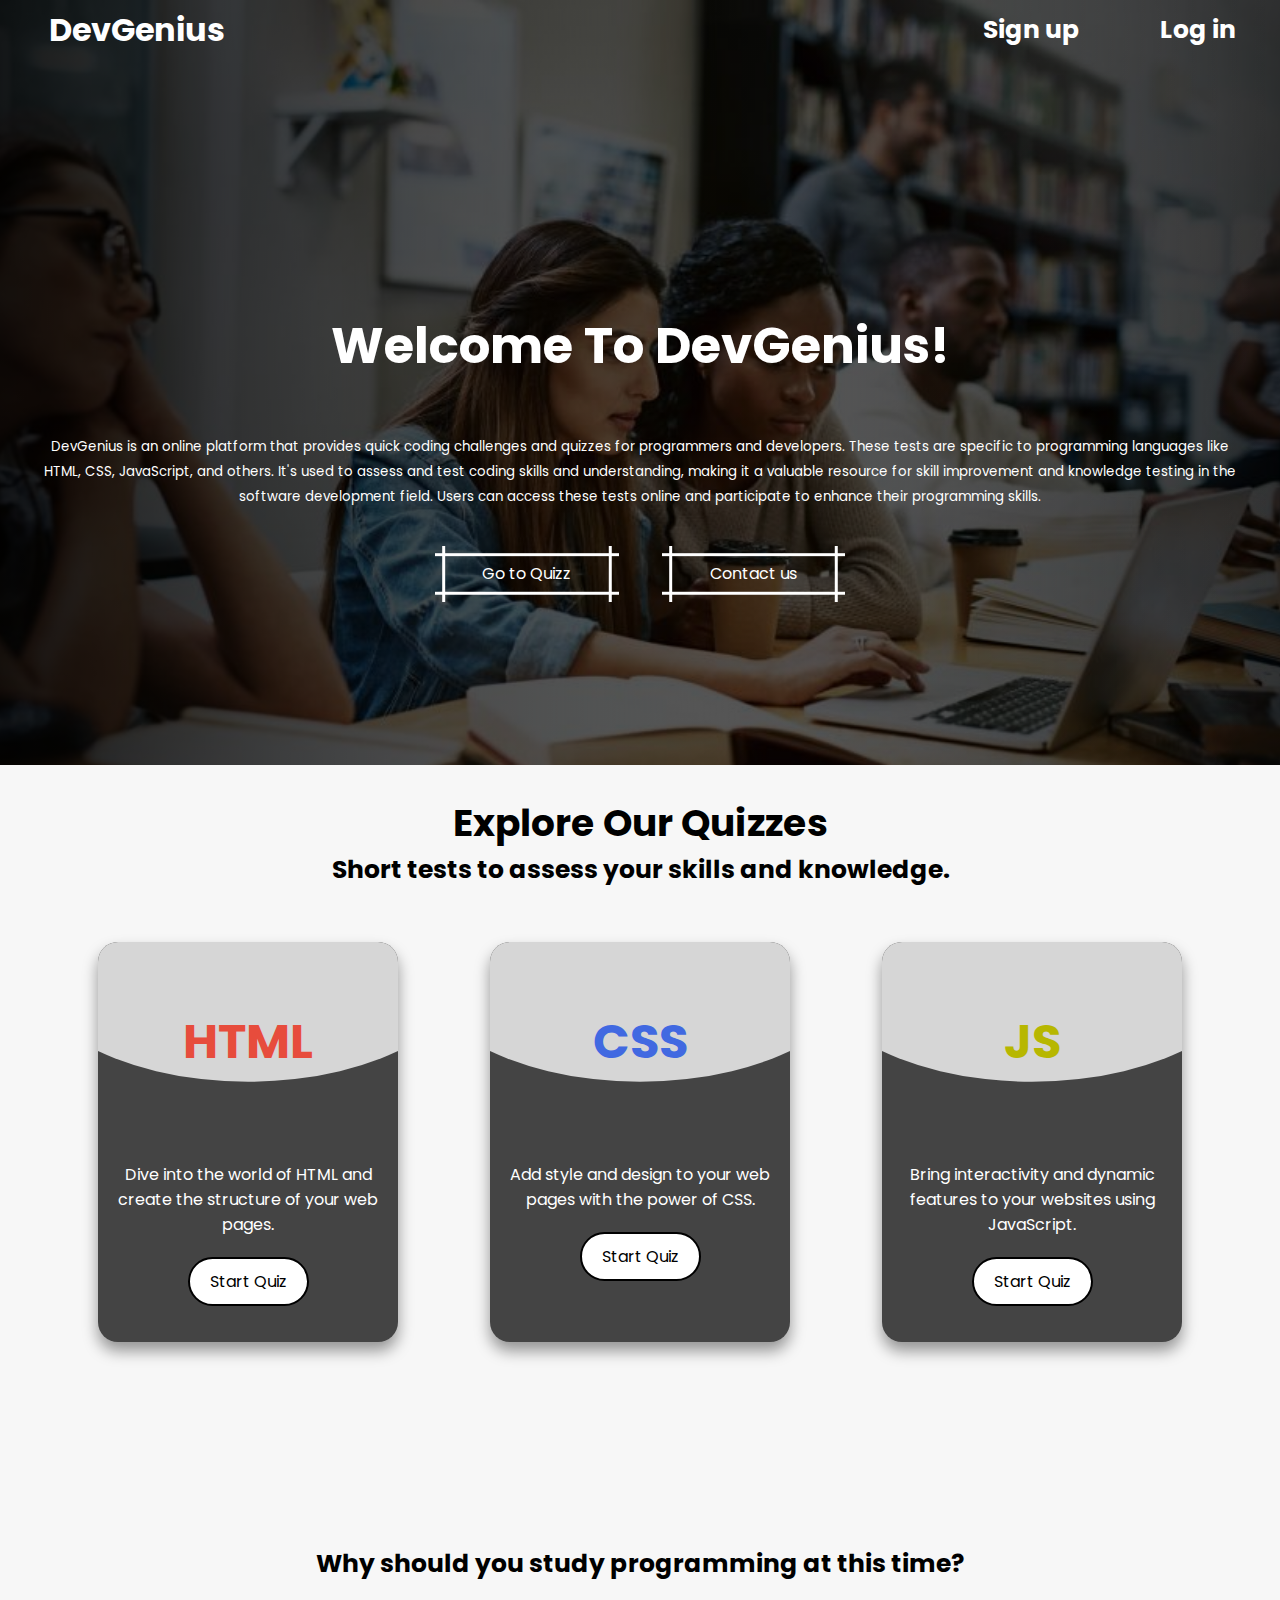
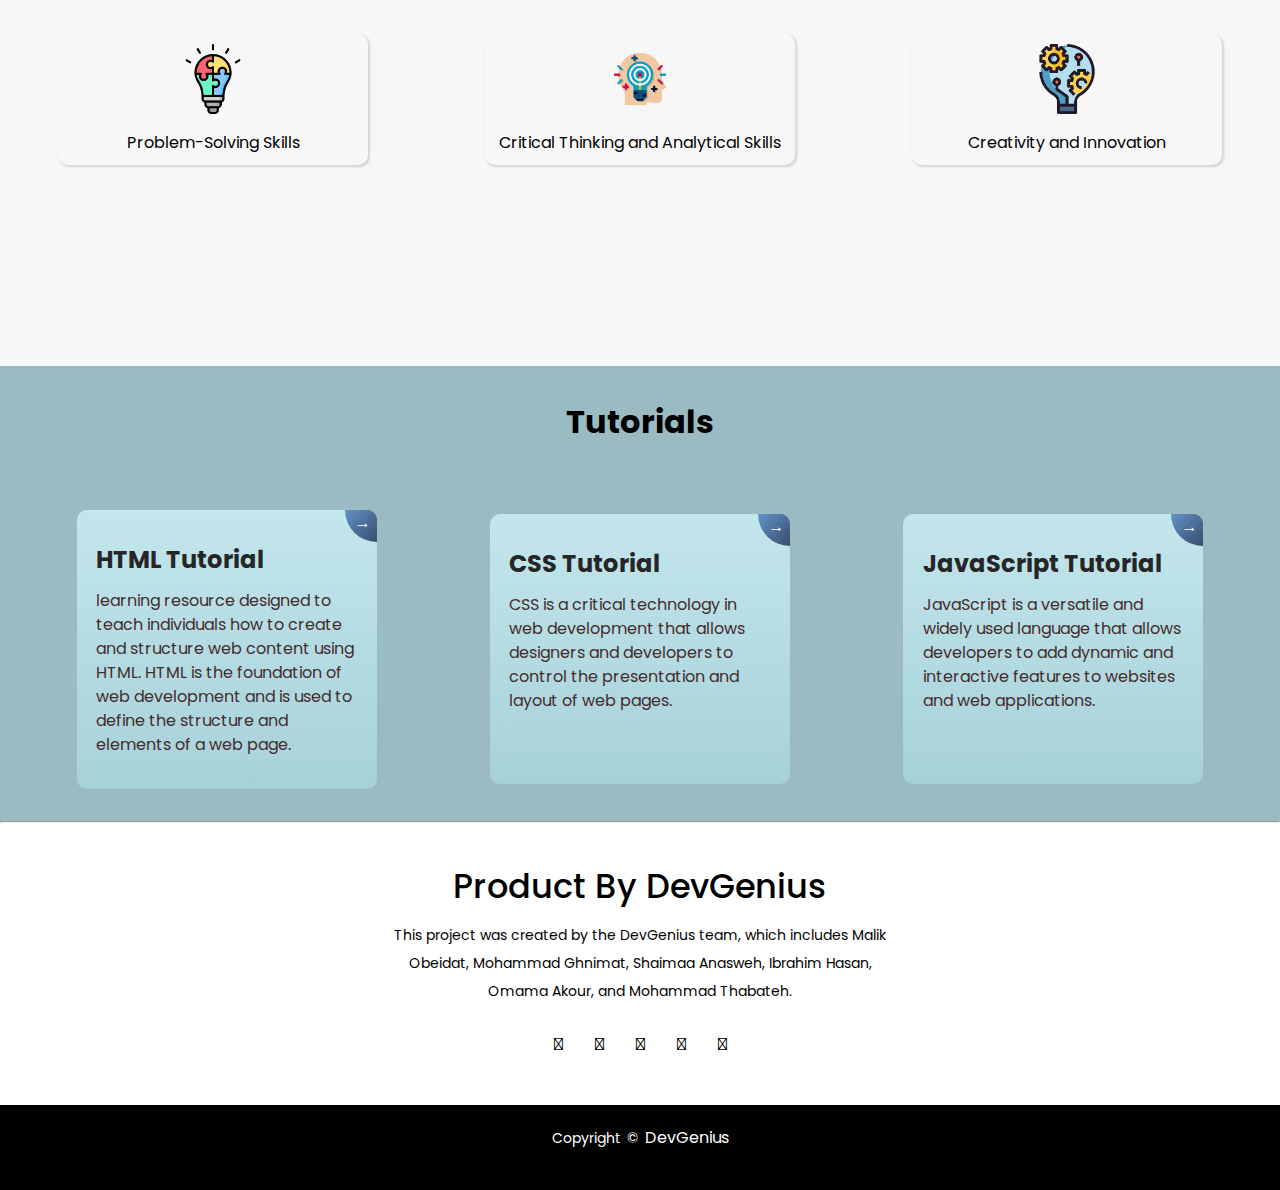
<file: Quizz-Website/homepage.html>
<!DOCTYPE html>
<html lang="en">

<head>
  <meta charset="UTF-8" />
  <!-- <link rel="stylesheet" href="index.css" /> -->
  <link href="https://use.fontawesome.com/releases/v5.0.13/css/all.css" rel="stylesheet" />
  <link rel="stylesheet" href="https://cdnjs.cloudflare.com/ajax/libs/font-awesome/6.4.2/css/all.min.css"
    integrity="sha512-z3gLpd7yknf1YoNbCzqRKc4qyor8gaKU1qmn+CShxbuBusANI9QpRohGBreCFkKxLhei6S9CQXFEbbKuqLg0DA=="
    crossorigin="anonymous" referrerpolicy="no-referrer" />
  <link href="https://fonts.googleapis.com/css2?family=Poppins:wght@200;300&display=swap" rel="stylesheet">
  <link rel="stylesheet" href="./CSS/button89.css">
  <link rel="stylesheet" href="./CSS/navAndFooter.css">
  <meta name="viewport" content="width=device-width, initial-scale=1.0" />
  <link rel="stylesheet" href="style.css">
  <title>DevGenius</title>

  

</head>

<body>
  <header>
    <div class="navbar">
      <div class="logo">
        <a href="#">DevGenius</a>
      </div>
      <div class="links" id="links">
        <a class="right-link" href="./signup/signUp.html">Sign up</a>
        <a class="right-link" href="./login/login.html">Log in</a>
      </div>
      <div class="logout-button" id="logout-button">
        <a class="right-link" href="#" onclick="logout()">Log Out</a>
      </div>
  </header>

  <div class="container scale-up-center">
    <div class="imgBackgorund">
      <div class="text">
        <div id="welcome-message"></div>
      </div>
      <div style="color: white; text-align: center; padding: 3%;"><small> DevGenius is
          an online platform
          that provides quick coding challenges and quizzes for programmers and developers.
          These tests are specific to programming languages like HTML, CSS, JavaScript, and others.
          It's used to assess and test coding skills and understanding, making it a valuable resource for skill
          improvement and knowledge
          testing in the software development field. Users can access these
          tests online and participate to enhance their programming skills.
        </small></div>

      <div class="buttons scale-up-top">
        <button id="button-89" class="">
          <a href="#explore"><span>Go to Quizz</span></a>
        </button>
        <button id="button-89">
          <a href="#footercontact"><span>Contact us</span></a>
        </button>
      </div>
    </div>
  </div>

  <div class="beforeCards first">
    <h2 class="section-heading" id="explore">Explore Our Quizzes</h2>
    <p>Short tests to assess your skills and knowledge.</p>
  </div>
  
  <div class="cardsContainer">
    <div class="card">
      <div class="circle">
        <h2 class="html-quiz">HTML</h2>
      </div>
      <div class="content">
        <p>
          Dive into the world of HTML and create the structure of your web pages.
        </p>
        <a href="./preExam/preExam.html" onclick="startQuiz('HTML')"> Start Quiz</a>
      </div>
    </div>
    <div class="card">
      <div class="circle">
        <h2 class="css-quiz">CSS</h2>
      </div>
      <div class="content">
        <p>
          Add style and design to your web pages with the power of CSS.
        </p>
        <a href="./preExam/preExam.html" onclick="startQuiz('CSS')"> Start Quiz</a>
      </div>
    </div>
    <div class="card">
      <div class="circle">
        <h2 class="js-quiz">JS</h2>
      </div>
      <div class="content">
        <p>
          Bring interactivity and dynamic features to your websites using JavaScript.
        </p>
        <a href="./preExam/preExam.html" onclick="startQuiz('JavaScript')"> Start Quiz</a>
      </div>
    </div>
  </div>
  <div class="second-container">
    <p class="second-h"> Why should you study programming at this time?</p>
    <div class="numbers">
      <div>
        <h2><img src="images/problem solving.png" width="70" alt=""></h2><span>Problem-Solving Skills</span>
      </div>
      <div>
        <h2><img src="images/critical.png" width="70" alt=""></h2><span>Critical Thinking and Analytical Skills</span>
      </div>
      <div>
        <h2><img src="images/creativity.png" width="70" alt=""></h2><span>Creativity and Innovation</span>
      </div>

      

    </div>
  </div>
  <h1 class="tutorial">Tutorials</h1>
  <div class="resourses">
    <a href="./youtubeHtml/index.html">
      <div class="Kart">
        <p class="Kart-title">HTML Tutorial</p>
        <p class="small-desc">
          learning resource designed to teach individuals how to create and structure web content using HTML.
          HTML is the
          foundation of web development and is used to define the structure and elements of a web page.
        </p>
        <div class="go-corner">
          <div class="go-arrow">→</div>
        </div>
      </div>
    </a>
    <a href="./youtubeCss/index.html">
      <div class="Kart">
        <p class="Kart-title">CSS Tutorial</p>
        <p class="small-desc">
          CSS is a critical technology in web development that allows
          designers and developers to control the presentation and layout of web pages.
        </p>
        <div class="go-corner">
          <div class="go-arrow">→</div>
        </div>
      </div>
    </a>
    <a href="./youtubeJs/index.html">
      <div class="Kart">
        <p class="Kart-title">JavaScript Tutorial</p>
        <p class="small-desc">
          JavaScript is a versatile and widely used language that
          allows developers to add dynamic and interactive features to websites and web applications.
        </p>
        <div class="go-corner">
          <div class="go-arrow">→</div>
        </div>
      </div>
    </a>
  </div>
  <hr>
  <footer>
    <div class="footer-content">
        <h3 id="footercontact">Product by  DevGenius</h3>
        <p>This project was created by the DevGenius team, which includes Malik Obeidat, Mohammad Ghnimat, Shaimaa Anasweh, Ibrahim Hasan, Omama Akour, and Mohammad Thabateh.</p>

        <ul class="socials">
            <li><a href="#"><i class="fa-brands fa-facebook" style="color: black;"></i></a></li>
            <li><a href="#"><i class="fa-brands fa-twitter" style="color: black;"></i></a></li>
            <li><a href="#"><i class="fa-brands fa-google" style="color: black;"></i></a></li>
            <li><a href="#"><i class="fa-brands fa-youtube" style="color: black;"></i></a></li>
            <li><a href="#"><i class="fa-brands fa-linkedin" style="color: black;"></i></a></li>
        </ul>
    </div>
    <div class="footer-bottom">
        <p style="color: white;">copyright &copy; <a href="#" style="color: white;">DevGenius</a></p>
    </div>

</footer>

  <script src="main.js"></script>

</body>

</html>
</file>
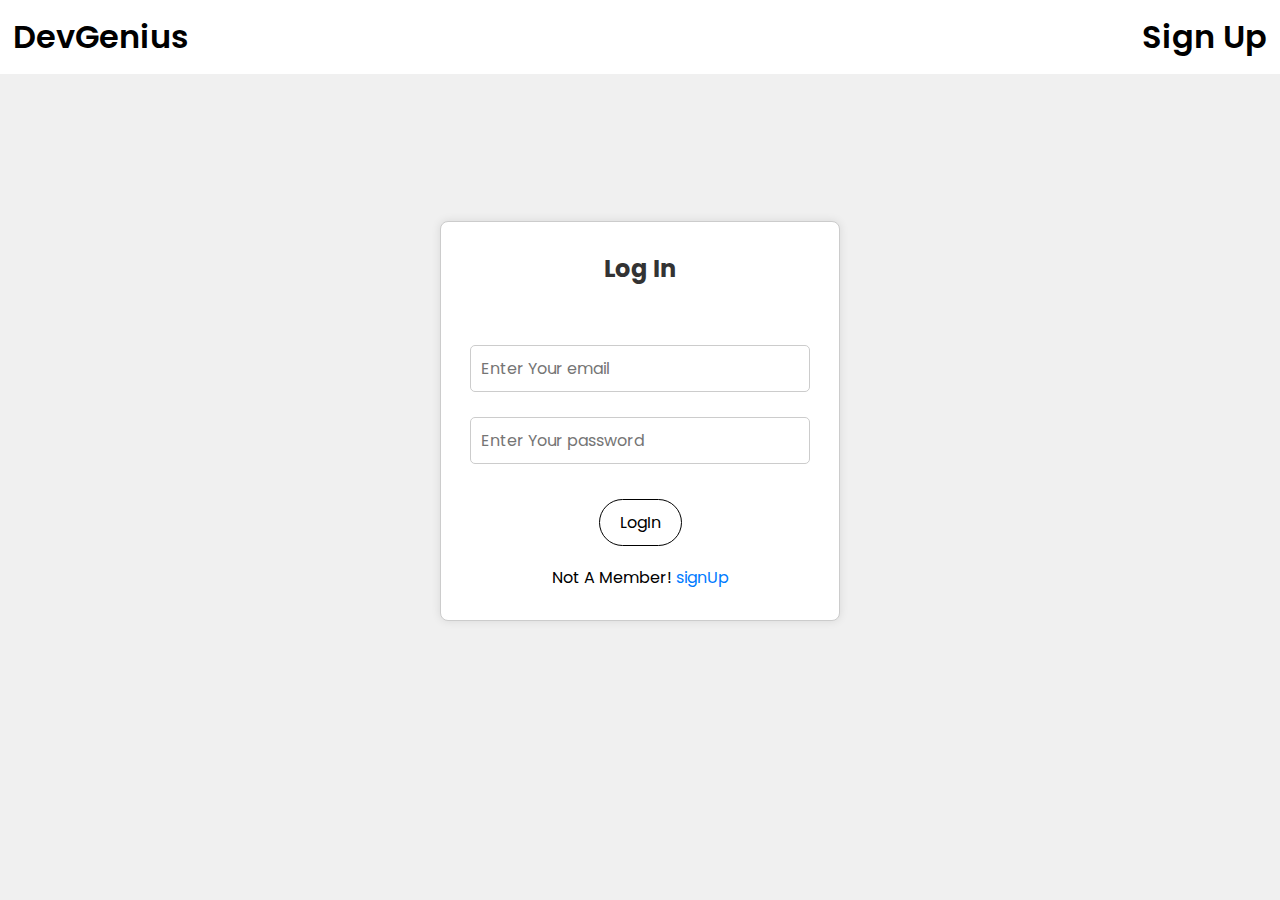
<file: Quizz-Website/login/login.html>
<!DOCTYPE html>
<html lang="en">
<head>
    <meta charset="UTF-8">
    <meta name="viewport" content="width=device-width, initial-scale=1.0">
    <title>Login</title>
    <link href="https://fonts.googleapis.com/css2?family=Poppins:wght@200;300&display=swap" rel="stylesheet">
    <link rel="stylesheet" href="https://cdnjs.cloudflare.com/ajax/libs/font-awesome/6.4.2/css/all.min.css" integrity="sha512-z3gLpd7yknf1YoNbCzqRKc4qyor8gaKU1qmn+CShxbuBusANI9QpRohGBreCFkKxLhei6S9CQXFEbbKuqLg0DA==" crossorigin="anonymous" referrerpolicy="no-referrer" />
    <link rel="stylesheet" href="../CSS/navAndFooter.css">
    <link rel="stylesheet" href="style.css">

 
</head>
<body>
    <div class="navbar">
        <div class="logo">
            <a href="../homepage.html">DevGenius</a>
        </div>
        <div class="logo" >
          <a href="../signup/signUp.html">Sign Up</a>
        </div>
    </div>
    <div class="content-body">
        <div class="login-form">
            <div id="login-container">
                <h1>Log In</h1>
                <form>
                    <div class="input-container">
                        <input type="text" placeholder="Enter Your email" id="email">
                    </div>
                    <div class="input-container">
                        <input type="password" placeholder="Enter Your password" id="password1">
                    </div>
                    <div class="errormessage" ><small id="errormessage"></small></div>
                    <button id="login-button">LogIn</button>
                </form>
                <div>
                    <p> Not A Member! <a href="../signup/signUp.html" class="signup-link">signUp</a></p>
                </div>
            </div>
        </div>
    </div>

    <script src="main.js"></script>

</body>
</html>
</file>
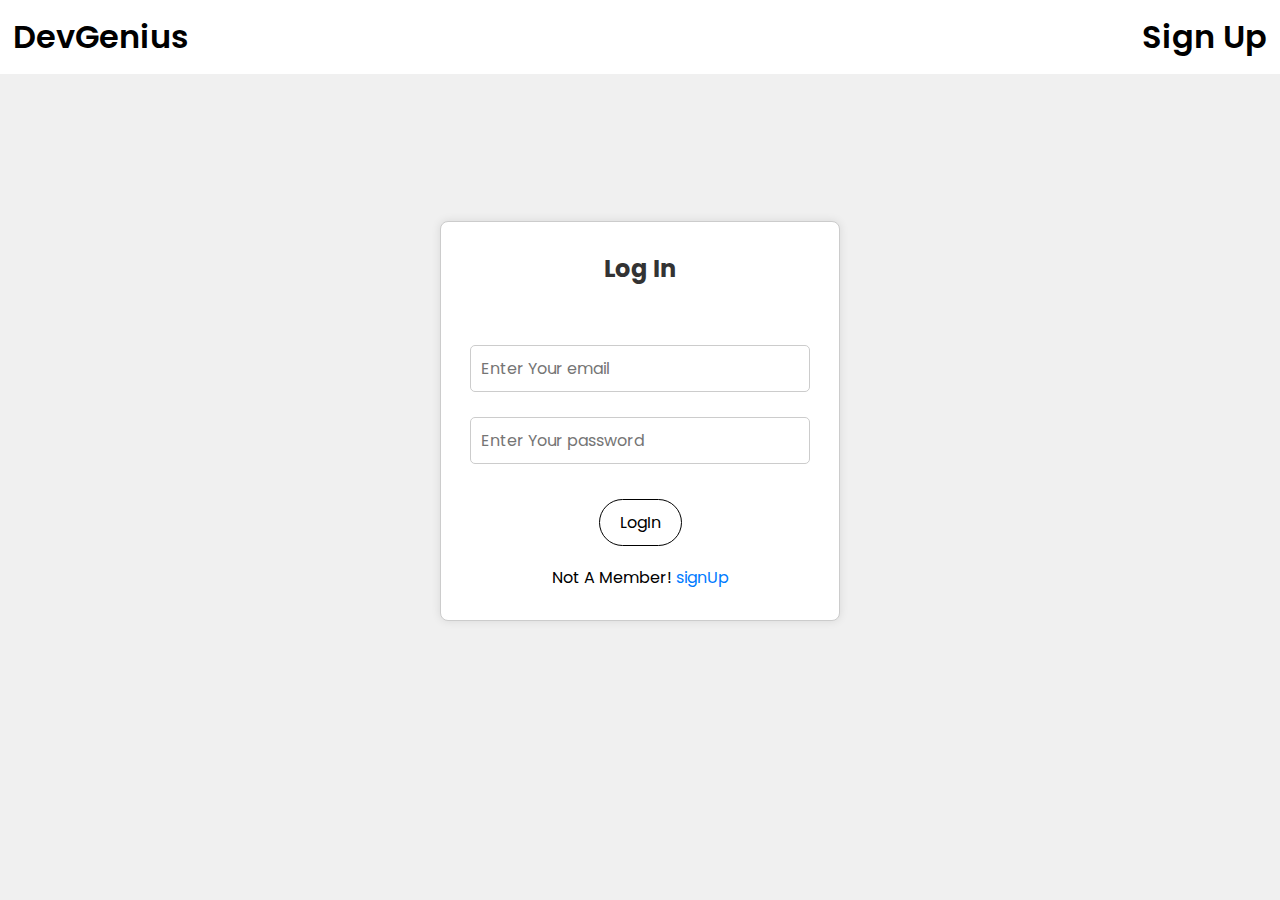
<file: Quizz-Website/preExam/preExam.html>
<!DOCTYPE html>
<html lang="en">
<head>
    <meta charset="UTF-8">
    <meta name="viewport" content="width=device-width, initial-scale=1.0">
    <title>Quizz information</title>
    <link href="https://fonts.googleapis.com/css2?family=Poppins:wght@200;300&display=swap" rel="stylesheet">
    <link rel="stylesheet" href="https://cdnjs.cloudflare.com/ajax/libs/font-awesome/6.4.2/css/all.min.css" integrity="sha512-z3gLpd7yknf1YoNbCzqRKc4qyor8gaKU1qmn+CShxbuBusANI9QpRohGBreCFkKxLhei6S9CQXFEbbKuqLg0DA==" crossorigin="anonymous" referrerpolicy="no-referrer" />
    <link rel="stylesheet" href="../CSS/navAndFooter.css">
    <link rel="stylesheet" href="style.css">
    <link rel="stylesheet" href="../CSS/footer.css">
  
</head>
<body>
    <a href="../quizz/quizz.html"></a>
    <div class="navbar">
        <div class="logo">
            <a href="../homepage.html">DevGenius</a>
        </div>
        <div class="logout-button" id="logout-button">
            <a class="right-link" href="#" onclick="logout()">Log Out</a>
          </div>
    </div>
    <div class="content-body">
        <div class="container">
            <h1 id="quizName">Loading...</h1>
            <p>
                <strong>Quiz Details</strong><br />
                Time: 30s per Question<br />
                Number Of Questions: 5 questions<br />
                One-Way Quiz<br />
                You need to score 60 or more to pass the quiz.<br />
                Click the "Start Quiz" button to begin.
            </p>
            <button id="startButton">Start Quiz</button>
        </div>
    </div>

    <footer>
        <div class="footer-content">
            <h3>Product by  DevGenius</h3>
            <p>This project was created by the DevGenius team, which includes Malik Obeidat, Mohammad Ghnimat, Shaimaa Anasweh, Ibrahim Hasan, Omama Akour, and Mohammad Thabateh.</p>
    
            <ul class="socials">
                <li><a href="#"><i class="fa-brands fa-facebook" style="color: black;"></i></a></li>
                <li><a href="#"><i class="fa-brands fa-twitter" style="color: black;"></i></a></li>
                <li><a href="#"><i class="fa-brands fa-google" style="color: black;"></i></a></li>
                <li><a href="#"><i class="fa-brands fa-youtube" style="color: black;"></i></a></li>
                <li><a href="#"><i class="fa-brands fa-linkedin" style="color: black;"></i></a></li>
            </ul>
        </div>
        <div class="footer-bottom">
            <p style="color: white;">copyright &copy; <a href="#">DevGenius</a></p>
        </div>
    
    </footer>

    <script src="main.js"></script>
</body>
</html>
</file>
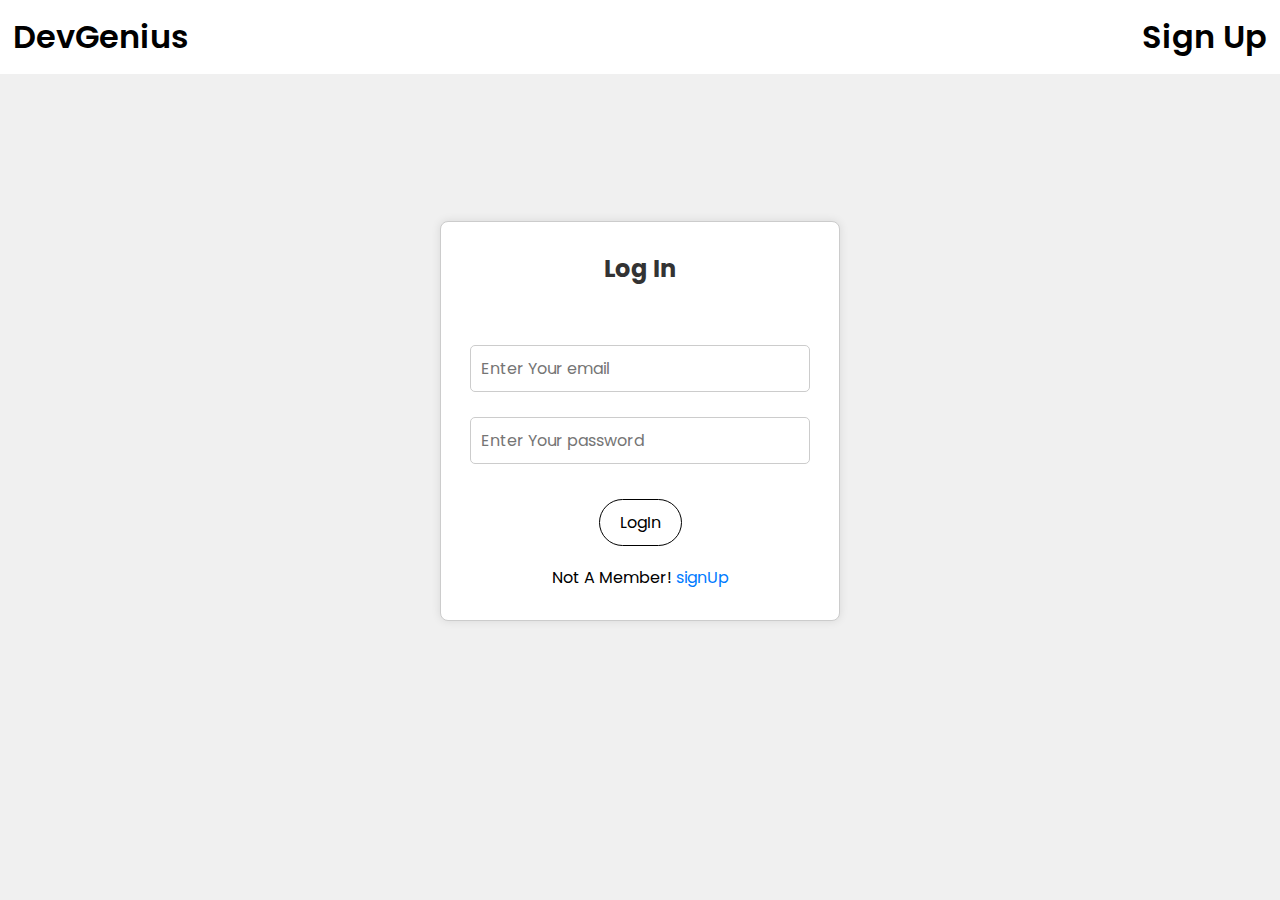
<file: Quizz-Website/quizz/quizz.html>
<!DOCTYPE html>
<html lang="en">
<head>
    <meta charset="UTF-8">
    <meta name="viewport" content="width=device-width, initial-scale=1.0">
    <title>Quizz ongoing</title>
    <link rel="stylesheet" href="https://cdnjs.cloudflare.com/ajax/libs/font-awesome/6.4.2/css/all.min.css" integrity="sha512-z3gLpd7yknf1YoNbCzqRKc4qyor8gaKU1qmn+CShxbuBusANI9QpRohGBreCFkKxLhei6S9CQXFEbbKuqLg0DA==" crossorigin="anonymous" referrerpolicy="no-referrer" />
    <link rel="stylesheet" href="../CSS/navAndFooter.css">
    <link rel="stylesheet" href="style.css">
    <link href="https://fonts.googleapis.com/css2?family=Poppins:wght@200;300&display=swap" rel="stylesheet">

</head>
<body>
    <header>
        <div class="navbar">
            <div class="logo">
              <a href="../homepage.html">DevGenius</a>
            </div>
        </div>
    </header>
    <div class="content-body">
        <form id="quiz-form">
            
            <div id="question-container">
                <!-- Questions will be dynamically added here -->
            </div>
            <div id="timer">30s</div>
            <div id="nav-buttons">
                <button type="button" id="next-button" disabled title="select answer">Next</button>
                <button type="button" id="submit-button" title="select answer">Submit</button>
            </div>
        </form>
    </div>
    <script src="main.js"></script>
</body>
</html>
</file>
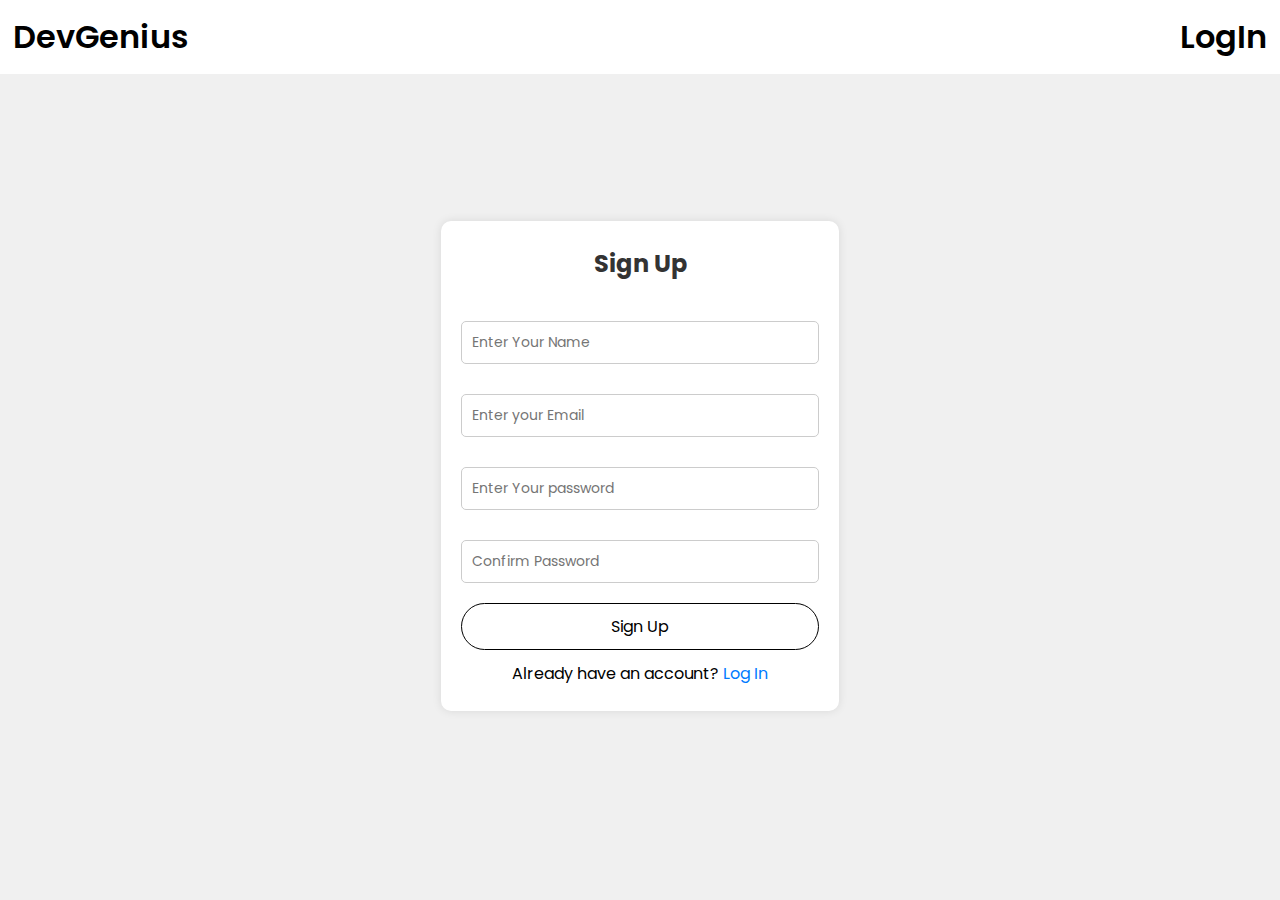
<file: Quizz-Website/signup/signUp.html>
<!DOCTYPE html>
<html lang="en">

<head>
    <meta charset="UTF-8">
    <meta name="viewport" content="width=device-width, initial-scale=1.0">
    <title>Sign Up</title>
    <!-- <link rel="stylesheet" href="styles.css"> -->

    <link href="https://fonts.googleapis.com/css2?family=Poppins:wght@200;300&display=swap" rel="stylesheet">
    <link rel="stylesheet" href="https://cdnjs.cloudflare.com/ajax/libs/font-awesome/6.4.2/css/all.min.css" integrity="sha512-z3gLpd7yknf1YoNbCzqRKc4qyor8gaKU1qmn+CShxbuBusANI9QpRohGBreCFkKxLhei6S9CQXFEbbKuqLg0DA==" crossorigin="anonymous" referrerpolicy="no-referrer" />
    <link rel="stylesheet" href="../CSS/navAndFooter.css">
    <link rel="stylesheet" href="style.css">


</head>

<body>
     <div class="navbar">
        <div class="logo">
            <a href="../homepage.html">DevGenius</a>
        </div>
        <div class="logo">
          <a href="../login/login.html">LogIn</a>
        </div>
    </div>
    <div class="content-boday">
        <div id="login-container" class="container">
            <form>
                <h1>Sign Up</h1>
    
                <div class="input-container">
                    <input type="text" placeholder="Enter Your Name" id="name" required>
                    <div id="namecheck"></div>
                </div>
                <div class="input-container">
                    <input type="email" placeholder="Enter your Email" id="E-mail" required>
                    <div id="email-check"></div>
                </div>
                <div class="input-container">
                    <input type="password" placeholder="Enter Your password" id="password" required>
                    <div id="pass-check"></div>
                </div>
                <div class="input-container">
                    <input type="password" placeholder="Confirm Password" id="C-password" required>
                    <div id="con-check"></div>
                </div>
                <button class="signup-button" type="submit" id="login-button">Sign Up</button>
                <p>Already have an account? <a href="../login/login.html" class="login-link">Log In</a></p>
            </form>
        </div>
    </div>
    <script src="main.js"></script>

</body>

</html>
</file>
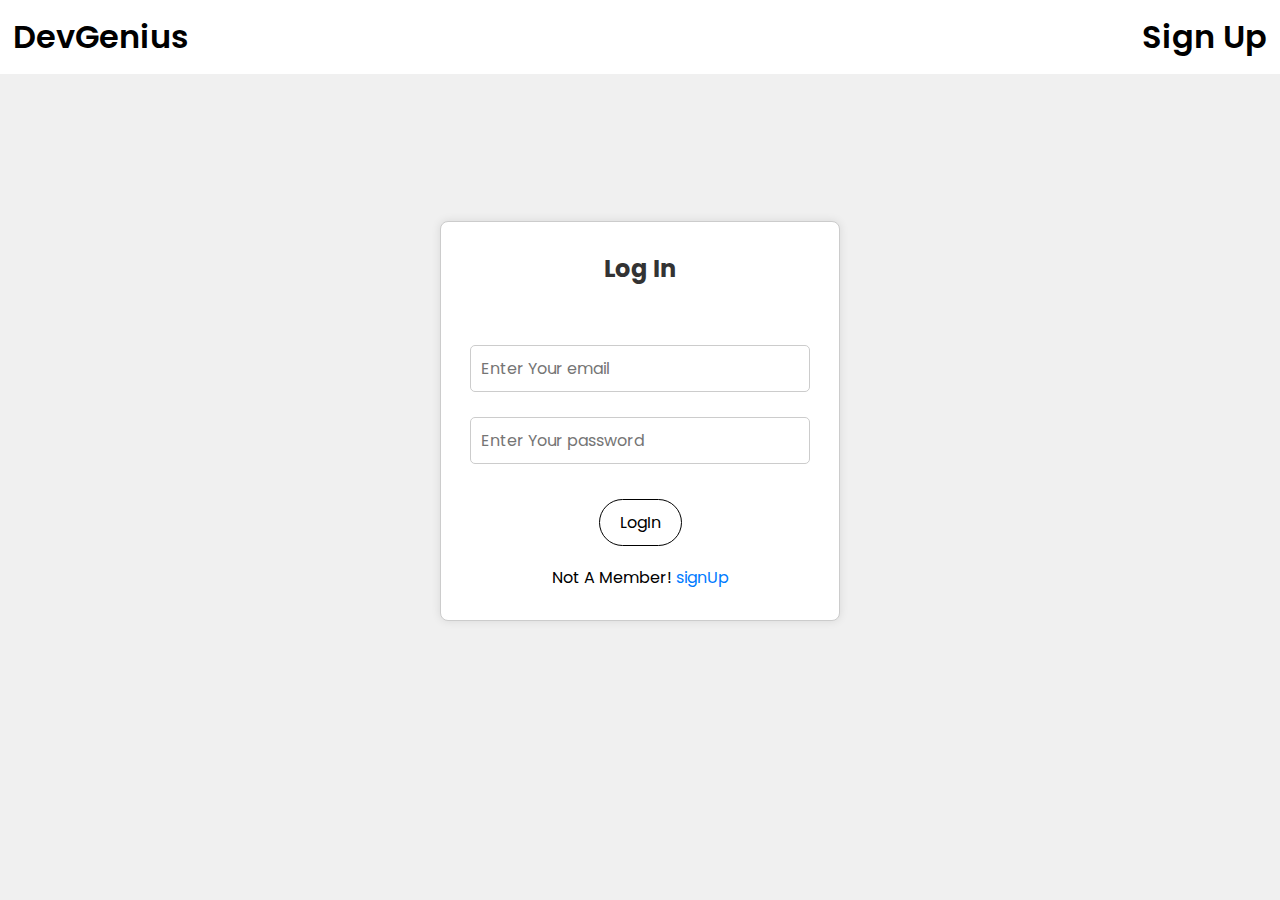
<file: Quizz-Website/vewAll/vewAll.html>
<!DOCTYPE html>
<html lang="en">
<head>
    <meta charset="UTF-8">
    <meta name="viewport" content="width=device-width, initial-scale=1.0">
    <title>Result</title>
    <link rel="stylesheet" href="https://cdnjs.cloudflare.com/ajax/libs/font-awesome/6.4.2/css/all.min.css" integrity="sha512-z3gLpd7yknf1YoNbCzqRKc4qyor8gaKU1qmn+CShxbuBusANI9QpRohGBreCFkKxLhei6S9CQXFEbbKuqLg0DA==" crossorigin="anonymous" referrerpolicy="no-referrer" />
    <link href="https://fonts.googleapis.com/css2?family=Poppins:wght@200;300&display=swap" rel="stylesheet">
    <link rel="stylesheet" href="https://cdnjs.cloudflare.com/ajax/libs/font-awesome/6.4.2/css/all.min.css" integrity="sha512-z3gLpd7yknf1YoNbCzqRKc4qyor8gaKU1qmn+CShxbuBusANI9QpRohGBreCFkKxLhei6S9CQXFEbbKuqLg0DA==" crossorigin="anonymous" referrerpolicy="no-referrer" />
    <link rel="stylesheet" href="../CSS/navAndFooter.css">
    <link rel="stylesheet" href="style.css">
    <link rel="stylesheet" href="../CSS/footer.css">
    
</head>


<body>
    <div class="navbar">
        <div class="logo">
            <a href="../homepage.html">DevGenius</a>
        </div>
       <div class="logout-button" id="logout-button">
            <a class="right-link" href="#" onclick="logout()">Log Out</a>
          </div>
    </div>
<div class="content-body">
    <div class="left-container">
        <h2><strong>check our tutorials</strong></h2>
        <hr>
        <div class="left-bottom">
            <a href="../youtubeHtml/index.html"><img src="https://media.geeksforgeeks.org/wp-content/cdn-uploads/20210203170945/HTML-Tutorials.png"  alt=""></a>
            <h3>Improve your HTML skills & knowledg</h3>
        <a href="../youtubeCss/index.html"><img src="https://media.geeksforgeeks.org/wp-content/uploads/20230427130955/CSS-Tutorial.webp" alt=""></a>
        <h3>Improve your CSS skills & knowledg</h3>
        <a href="../youtubeJs/index.html"><img src="https://media.geeksforgeeks.org/wp-content/cdn-uploads/20230305183140/Javascript.jpg" alt=""></a>
        <h3>Improve your CSS skills & knowledg</h3>
        </div>
    </div>
    <!-- <div class="">M</div> -->

    <div class="container" id="container">    <h1 id="result"></h1></div>
    
</div>

<footer>
  <div class="footer-content">
      <h3>Product by  DevGenius</h3>
      <p>This project was created by the DevGenius team, which includes Malik Obeidat, Mohammad Ghnimat, Shaimaa Anasweh, Ibrahim Hasan, Omama Akour, and Mohammad Thabateh.</p>

      <ul class="socials">
          <li><a href="#"><i class="fa-brands fa-facebook" style="color: black;"></i></a></li>
          <li><a href="#"><i class="fa-brands fa-twitter" style="color: black;"></i></a></li>
          <li><a href="#"><i class="fa-brands fa-google" style="color: black;"></i></a></li>
          <li><a href="#"><i class="fa-brands fa-youtube" style="color: black;"></i></a></li>
          <li><a href="#"><i class="fa-brands fa-linkedin" style="color: black;"></i></a></li>
      </ul>
  </div>
  <div class="footer-bottom">
      <p style="color: white;">copyright &copy; <a href="#">DevGenius</a></p>
  </div>

</footer>
<script src="main.js"></script>

</body>
</html>
</file>
<file: Quizz-Website/CSS/button89.css>
/* CSS */
#button-89 {
  --b: 3px;   /* border thickness */
  --s: .45em; /* size of the corner */
  --color: white;
  
  padding: calc(.5em + var(--s)) calc(.9em + var(--s));
  color: var(--color);
  --_p: var(--s);
  background:
    conic-gradient(from 90deg at var(--b) var(--b),#0000 90deg,var(--color) 0)
    var(--_p) var(--_p)/calc(100% - var(--b) - 2*var(--_p)) calc(100% - var(--b) - 2*var(--_p));
  transition: .3s linear, color 0s, background-color 0s;
  outline: var(--b) solid #0000;
  outline-offset: .6em;
  font-size: 16px;

  border: 0;

  user-select: none;
  -webkit-user-select: none;
  touch-action: manipulation;
  overflow: hidden;
}
#button-89 a{
    color: white;
}
#button-89:hover,
#button-89:focus-visible{
  --_p: 0px;
  outline-color: var(--color);
  outline-offset: .05em;
}

#button-89:active {
  background: var(--color);
  color: #fff;
}
</file>
<file: Quizz-Website/CSS/navAndFooter.css>
*{
    text-decoration: none;
    font-family:"poppins";
    padding: 0;
    margin: 0;
    box-sizing: border-box;
}
.navbar{
    display: flex;
    justify-content: space-between;
    padding: 1%;
    background-color: white;
    margin-bottom: 2.5%;
}
.navbar a{
    font-size: 2rem;        
    font-weight: 600;
    text-decoration: none;
    color: black;


}
#home{
    border: 2px groove;
    border-radius: 50px;
    padding:0% 2%;
    transition: all .8s;
}
#home:hover{
    background-color: black;
}
#home a:hover{
    color: white !important;
}
body {
background-color: #f7f7f7;
/* background-color: black; */

}
.content{
    height: 85.9vh;
}
.nav-foot{
        display: flex;
        justify-content: center;
        align-items: center;
        height: 70px;
        background-color: white;
        /* margin-top: 2.5%; */
        /* border-top:1px solid rgb(145, 123, 123); */



}
#icon{
    border-radius: 50%;
}
.nav-foot a{
    font-size: 1.5rem;        
    font-weight: 600;
    text-decoration: none;
    color: black;
    margin: 10px;
}
.facebook i{
    transition: all .5s;

}  
.facebook i:hover{
    font-size: 3rem;
    color: #0866ff;      
}

.youtube i{
    transition: all .5s;

}  
.youtube i:hover{
    font-size: 3rem;
    color: #ff0100;  
}
.icon i{
    transition: all .5s;

}  
.icon i:hover{
    font-size: 3rem;
}
.linkedin i{
    transition: all .5s;

}  
.linkedin i:hover{
    font-size: 3rem;
    color: #0966c2;
}
#footer {
    position: absolute;
    bottom: 0;
    width: 100%;
    height: 3rem;            /* Footer height */
  }
</file>
<file: Quizz-Website/style.css>
body {
      background-color: #f7f7f7;
    }
    html {
      scroll-behavior: smooth;
    }
    * {
      box-sizing: border-box;
      margin: 0;
      padding: 0;
      font-family: "poppins";
      scroll-behavior: smooth;
      text-decoration: none;
      list-style: none;

    }

    /* nav bar */
    .navbar {
      background-color: transparent;
      position: absolute;
      width: 100%;
      z-index: 1;
      height: 60px;
      display: flex;
      align-items: center;
      justify-content: space-between;


    }

    .navbar .logo a {
      font-size: 2rem;
      font-weight: bold;
      color: white;
      margin-left: 2.5%;
    }

    .navbar .logo {
      margin-left: 2.5%;
    }

    /* a{
    color: white;
  } */

    .navbar .links {
      text-decoration: none;

      display: flex;
      gap: 5rem;
      margin-right: 2.5%;
    }

    .navbar .links a {
      font-size: 25px;
      font-weight: bolder;
      text-decoration: none;

      color: white;

    }

    .logout-button a {
      font-size: 25px;
      font-weight: bolder;
      text-decoration: none;

      color: white;
    }

    .logout-button {
      padding: 3%;
    }





    /* nav bar */

    .container {
      position: relative;
      width: 100%;
      height: 85vh;
      background:
        linear-gradient(to right, rgba(0, 0, 0, 0.9), rgba(0, 0, 0, 0)),
        linear-gradient(to left, rgba(0, 0, 0, 0.8), rgba(0, 0, 0, 0)),
        url(./images/105874696-1556279627825gettyimages-947895256.jpeg);
      background-size: cover;
      background-position: center;
      background-attachment: fixed;
    }

    .scale-up-center {
      -webkit-animation: scale-up-center 2s cubic-bezier(0.390, 0.575, 0.565, 1.000) both;
      animation: scale-up-center 2s cubic-bezier(0.390, 0.575, 0.565, 1.000) both;

    }



    [transition-style="in:wipe:bottom-right"] {
      animation: 2.5s cubic-bezier(.25, 1, .30, 1) wipe-in-bottom-right both;
    }

    @-webkit-keyframes scale-up-center {
      0% {
        -webkit-transform: scale(0.5);
        transform: scale(0.5);
      }

      100% {
        -webkit-transform: scale(1);
        transform: scale(1);
      }
    }

    @keyframes scale-up-center {
      0% {
        -webkit-transform: scale(0.5);
        transform: scale(0.5);
      }

      100% {
        -webkit-transform: scale(1);
        transform: scale(1);
      }
    }

    .imgBackgorund {
      /* width: 100vw; */
      height: 100vh;
      display: flex;
      justify-content: center;
      flex-direction: column;
      align-items: center;
    }

    .buttons {
      gap: 43px;
      display: flex;
      flex-direction: row;
      align-items: center;
      justify-content: center;
      width: 32%;
      color: white;

    }

    /* shape for button*/
    #shapeButton {
      width: 10rem;
      position: relative;
      height: 3.5em;
      border: 3px ridge white;
      outline: none;
      background-color: transparent;
      color: white;
      transition: .5s;
      border-radius: 0.3em;
      font-size: 16px;
      font-weight: bold;

    }

    #shapeButton span {
      color: white;
      text-decoration: none;
    }

    #shapeButton::after {
      content: "";
      position: absolute;
      top: -10px;
      left: 3%;
      width: 95%;
      height: 40%;
      background-color: none;
      transition: 0.5s;
      transform-origin: center;

    }

    #shapeButton::before {
      content: "";
      transform-origin: center;
      position: absolute;
      top: 80%;
      left: 3%;
      width: 95%;
      height: 40%;
      background-color: none;
      transition: 0.5s;
    }

    #shapeButton:hover::before,
    #shapeButton:hover::after {
      transform: scale(0)
    }

    #shapeButton:hover {
      box-shadow: inset 0px 0px 25px white;
    }


    #shapeButton:hover {
      background-color: #8754ff;
    }

    /* shape for button*/

    /* animation for button */
    .scale-up-top {
      -webkit-animation: scale-up-top 2s cubic-bezier(0.550, 0.085, 0.680, 0.530) both;
      animation: scale-up-top 2s cubic-bezier(0.550, 0.085, 0.680, 0.530) both;
    }

    @-webkit-keyframes scale-up-top {
      0% {
        -webkit-transform: scale(0.5);
        transform: scale(0.5);
        -webkit-transform-origin: 50% 0%;
        transform-origin: 50% 0%;
      }

      100% {
        -webkit-transform: scale(1);
        transform: scale(1);
        -webkit-transform-origin: 50% 0%;
        transform-origin: 50% 0%;
      }
    }

    @keyframes scale-up-top {
      0% {
        -webkit-transform: scale(0.5);
        transform: scale(0.5);
        -webkit-transform-origin: 50% 0%;
        transform-origin: 50% 0%;
      }

      100% {
        -webkit-transform: scale(1);
        transform: scale(1);
        -webkit-transform-origin: 50% 0%;
        transform-origin: 50% 0%;
      }
    }

    /* animation for button */


    .buttons button {
      font-size: 18px;
      color: white;
      border: 2px solid white;
      padding: 15px;
      width: 100%;
      background: none;
      font-size: 25px;
    }

    .imgBackgorund h1 {
      padding: 10px;
      color: white;
      align-items: center;
      font-size: 50px;
    }

    .imgBackgorund p {

      padding: 30px;
      color: white;
      align-items: center;
      font-size: 35px;
    }

    .beforeCards {
      /* background-color: white; */
      width: 100%;
      text-align: center;
      padding: 30px 2.4% 0px 2.5%;
      font-size: 25px;
      font-family: 'Segoe UI', Tahoma, Geneva, Verdana, sans-serif;
      font-weight: bold;
    }



    /*  cards     */
    .cardsContainer {
      display: flex;
      justify-content: space-around;
      align-items: center;
      min-width: auto;
      background-color: transparent;
      position: relative;
      border-radius: 15px;
      padding: 20px;
      flex-wrap: wrap;
      margin: 1% 2.5% ;
      /* background-color: #eeee; */
      color: #fff;
    }

    .card {
      position: relative;
      width: 300px;
      height: 400px;
      background: #444;
      /* Dark grey */
      margin: 20px;
      border-radius: 20px;
      box-shadow: 0px 9px 15px rgba(0, 0, 0, 0.4);
      transition: all 0.5s;
      overflow: hidden;
      cursor: pointer;
    }

    .tutorial{
      text-align: center;
      padding: 2.5%;
      margin-top: 3%;
     font-weight: bold;
      background-color: #9abbc1;
     }
    .circle {
      position: relative;
      width: 100%;
      height: 50%;
      background-color: #d6d6d6;
      /* Slightly lighter grey */
      clip-path: ellipse(80% 70% at 50% 0);
      text-align: center;
      display: flex;
      align-items: center;
      justify-content: center;
    }

    .circle h2 {
      font-size: 3rem;
      margin: 0;
    }

    .content {
      padding: 20px;
      text-align: center;
    }

    .content p {
      font-size: 16px;
      margin-bottom: 20px;
    }

    .content a {
      display: inline-block;
      padding: 10px 20px;
      background-color: white;
      color: black;
      border-radius: 40px;
      text-decoration: none;
      border: 2px solid;
      /* color: #fff; */
      transition: background-color 0.3s;
    }

    .content a:hover {
      background-color: black;
      color: white;
    }


    /* Style for Quiz Names */
    .quiz-name {
      font-size: 1.5rem;
      font-weight: bold;
      margin-bottom: 10px;
    }

    .html-quiz {
      color: #e74c3c;
    }

    /* Red for HTML */
    .css-quiz {
      color: royalblue;
    }

    /* Blue for CSS */
    .js-quiz {
      color: #B7B700;
    }

    .second-container{
          display: flex;
          flex-direction: column;
          justify-content: center;
          align-items: center;
          padding: 150px 0px;
  }

    .second-h {
      font-size: 25px;
      margin-bottom: 3%;
      font-weight: bold;
      text-align: center;
    }

    .numbers {
      width: 100%;
      display: flex;
      flex-wrap: wrap;
      justify-content: space-around;
    }

    .numbers div {
      display: flex;
          width: 310px;
          flex-direction: column;
          justify-content: center;
          align-items: center;
          box-shadow: rgba(0, 0, 0, 0.15) 1.95px 1.95px 2.6px;    
               padding: 10px;
          margin: 1%;
          border-radius: 10px;
    }

    .numbers div h2 {
      font-size: 40px;
    }

    .Kart-title {
      color: #262626;
      font-size: 1.5em;
      line-height: normal;
      font-weight: 700;
      margin-bottom: 0.5em;
    }

    .small-desc {
      font-size: 1em;
      font-weight: 400;
      line-height: 1.5em;
      color: #452c2c;
    }

    .small-desc {
      font-size: 1em;
    }

    .go-corner {
      display: flex;
      align-items: center;
      justify-content: center;
      position: absolute;
      width: 2em;
      height: 2em;
      overflow: hidden;
      top: 0;
      right: 0;
      background: linear-gradient(135deg, #6293c8, #384c6c);
      border-radius: 0 4px 0 32px;
    }

    .go-arrow {
      margin-top: -4px;
      margin-right: -4px;
      color: white;
      font-family: courier, sans;
    }

    .Kart {
      display: block;
      position: relative;
      max-width: 300px;
      /* max-height: 320px; */
      background-color: #f2f8f9;
      border-radius: 10px;
      padding: 2em 1.2em;
      margin: 12px;
      text-decoration: none;
      z-index: 0;
      overflow: hidden;
      background: linear-gradient(to bottom, #c3e6ec, #a7d1d9);
      font-family: Arial, Helvetica, sans-serif;
      min-width: 200px;
      min-height: 270px;
    }

    .Kart:before {
      content: '';
      position: absolute;
      z-index: -1;
      top: -16px;
      right: -16px;
      background: linear-gradient(135deg, #364a60, #384c6c);
      height: 32px;
      width: 32px;
      border-radius: 32px;
      transform: scale(1);
      transform-origin: 50% 50%;
      transition: transform 0.35s ease-out;
    }

    .Kart:hover:before {
      transform: scale(50);
    }

    .Kart:hover .small-desc {
      transition: all 0.5s ease-out;
      color: rgba(255, 255, 255, 0.8);
    }

    .Kart:hover .Kart-title {
      transition: all 0.5s ease-out;
      color: #ffffff;
    }

    a {
      text-decoration: none;
    }

    .resourses {
      display: flex;
      justify-content: space-around;
      align-items: center;
      min-width: auto;
      background-attachment: fixed;
      position: relative;
      /* width: 100%; */
      /* border-radius: 15px; */
      padding: 20px;
      flex-wrap: wrap;
      background-color: #9abbc1;

    }

    footer{
   
      bottom: 0;
      left: 0;
      right: 0;
      background: white;
      height: auto;
      
   
      padding-top: 40px;
      color: black;
   }
   .footer-content{
      display: flex;
      align-items: center;
      justify-content: center;
      flex-direction: column;
      text-align: center;
   }
   .footer-content h3{
      font-size: 2.1rem;
      font-weight: 500;
      text-transform: capitalize;
      line-height: 3rem;
   }
   .footer-content p{
      max-width: 500px;
      margin: 10px auto;
      line-height: 28px;
      font-size: 14px;
      color: black;
   }
   .socials{
      list-style: none;
      display: flex;
      align-items: center;
      justify-content: center;
      margin: 1rem 0 3rem 0;
   }
   .socials li{
      margin: 0 10px;
   }
   .socials a{
      text-decoration: none;
      color: #fff;
      border: 1.1px solid white;
      padding: 5px;
   
      border-radius: 50%;
   
   }
   .socials a i{
      font-size: 1.1rem;
      width: 20px;
   
   
      transition: color .4s ease;
   
   }
   .socials a:hover i{
      color: aqua;
   }
   
   .footer-bottom{
      background: #000;
      
      padding: 20px;
   padding-bottom: 40px;
      text-align: center;
   }
   .footer-bottom p{
      font-size: 14px;
      word-spacing: 2px;
      text-transform: capitalize;
   }
   .footer-bottom p a{
    color:#44bae8;
    font-size: 16px;
    text-decoration: none;
   }
   .footer-bottom span{
      text-transform: uppercase;
      opacity: .4;
      font-weight: 200;
   }
   .footer-menu{
    float: right;
   
   }
   .footer-menu ul{
    display: flex;
   }
   .footer-menu ul li{
   padding-right: 10px;
   display: block;
   }
   .footer-menu ul li a{
    color: #cfd2d6;
    text-decoration: none;
   }
   .footer-menu ul li a:hover{
    color: #27bcda;
   }
   

    @media (max-width:880px) {

      .buttons {
        flex-direction: column;
        gap: 10px;
        width: 50%;
      }

      .numbers div {
        width: 50%;
      }
    }

    @media (max-width:510px) {
      .footer-menu ul{
        display: flex;
        margin-top: 10px;
        margin-bottom: 20px;
        
       }
      .links {

        width: 100vw;
        justify-content: space-around;
      }

      .numbers {
        gap: 20px;
      }

      .numbers div {
        width: 100%;
      }

      .container {
        height: auto;
      }

      .cardsContainer .card .content p {
        font-size: 4.5vw;
      }

      .navbar {
        display: block;
        text-align: center;
        margin: 0;
      }

      .imgBackgorund h1 {
        font-size: 7vw;
        margin-top: 25px;
        font-weight: bolder;
      }

    }
</file>
<file: Quizz-Website/login/style.css>
/* styles.css */
body {
margin: 0;
padding: 0;
display: flex;
flex-direction: column;
background-color: #f0f0f0;
}
.content-body{
display: flex;
justify-content: center;
align-items: center;
height: 70vh;
}
.input-container{
margin: 0;
display: flex;
justify-content: center;
align-items: center;
}

.login-form {
max-width: 400px;
width: 90%;
}

#login-container {
background-color: #ffffff;
border: 1px solid #ccc;
padding: 20px;
border-radius: 8px;
box-shadow: 0px 0px 10px rgba(0, 0, 0, 0.1);
height: 400px;
text-align: center;
display: flex;
flex-direction: column;
justify-content: space-around;
}

h1 {
color: #333;
font-size: 24px;
margin: 0;
}

form {
margin-top: 20px;
}

.input-container {
text-align: left;
margin: 15px 0;
}

label {
display: block;
font-weight: bold;
margin-bottom: 5px;
}

input {
width: 95%;
padding: 10px;
border: 1px solid #ccc;
border-radius: 5px;
font-size: 16px;
margin: 5px 0;
}

#login-button {
background: white;
border: 1px solid black;
padding: 10px 20px;
border-radius: 25px;
cursor: pointer;
font-size: 16px;
margin-top: 15px;
transition: all .8s;
}

#login-button:hover {
background: black;
border: 2px groove white;
color: white;
}

.signup-link {
color: #007bff;
text-decoration: none;
}

.signup-link:hover {
text-decoration: underline;
}
.errormessage{
color: red;
}
</file>
<file: Quizz-Website/preExam/style.css>
body {
    background-color: #f4f4f4;
}

.container {
    background-color: #fff;
    border-radius: 10px;
    box-shadow: 0 0 10px rgba(0, 0, 0, 0.1);
    text-align: center;
    padding: 20px;
    width: 50%;
}

h1 {
    color: #333;
    margin: 0;
}

p {
    color: #666;
    line-height: 1.5;
}

button {
background: white;
border: none;
border: 2px groove black;
padding: 10px 20px;
border-radius: 25px;
cursor: pointer;
font-size: 16px;
margin-top: 15px;
transition: all .8s;
}

button:hover {
    background: black;
    color: white;
}
.content-body{
    display: flex;
    flex-direction: column;
    justify-content: center;
    align-items: center;
    height: 72vh;
}
@media only screen and (max-width: 980px) {
    .container {

    width: 75%;
}
}
@media only screen and (max-width: 425px) {
    .container {

    width: 95%;
    bottom: 0;
}
}
</file>
<file: Quizz-Website/CSS/footer.css>
footer{
   
    bottom: 0;
    left: 0;
    right: 0;
    background: white;
    height: auto;
    
 
    padding-top: 40px;
    color: black;
 }
 .footer-content{
    display: flex;
    align-items: center;
    justify-content: center;
    flex-direction: column;
    text-align: center;
 }
 .footer-content h3{
    font-size: 2.1rem;
    font-weight: 500;
    text-transform: capitalize;
    line-height: 3rem;
 }
 .footer-content p{
    max-width: 500px;
    margin: 10px auto;
    line-height: 28px;
    font-size: 14px;
    color: black;
 }
 .socials{
    list-style: none;
    display: flex;
    align-items: center;
    justify-content: center;
    margin: 1rem 0 3rem 0;
 }
 .socials li{
    margin: 0 10px;
 }
 .socials a{
    text-decoration: none;
    color: #fff;
    border: 1.1px solid white;
    padding: 5px;
 
    border-radius: 50%;
 
 }
 .socials a i{
    font-size: 1.1rem;
    width: 20px;
 
 
    transition: color .4s ease;
 
 }
 .socials a:hover i{
    color: aqua;
 }
 
 .footer-bottom{
    background: #000;
    
    padding: 20px;
 padding-bottom: 40px;
    text-align: center;
 }
 .footer-bottom p{
    font-size: 14px;
    word-spacing: 2px;
    text-transform: capitalize;
 }
 .footer-bottom p a{
  color:#44bae8;
  font-size: 16px;
  text-decoration: none;
 }
 .footer-bottom span{
    text-transform: uppercase;
    opacity: .4;
    font-weight: 200;
 }
 .footer-menu{
  float: right;
 
 }
 .footer-menu ul{
  display: flex;
 }
 .footer-menu ul li{
 padding-right: 10px;
 display: block;
 }
 .footer-menu ul li a{
  color: #cfd2d6;
  text-decoration: none;
 }
 .footer-menu ul li a:hover{
  color: #27bcda;
 }
.footer-bottom p a{
   color: white;
}
 @media (max-width:510px) {
 .footer-menu ul{
  display: flex;
  margin-top: 10px;
  margin-bottom: 20px;
  
 }
 }
</file>
<file: Quizz-Website/quizz/style.css>
.content-body {
    display: flex;
    justify-content: center;
    align-items: center;
    height: 75vh;
    background-color: #f4f4f4;
    margin: 0;
    font-family: "poppins";
}

form {
    background-color: white;

    padding: 20px;
    border-radius: 5px;
    box-shadow: 0px 0px 20px rgba(0, 0, 0, 0.5);
    text-align: left;
    width: 650px;
    position: relative;
    color: black;
}



label {
  display: block;
margin-bottom: 10px;
text-align: left; 
}
#question-container h3 {
 text-align: left; 
}
input[type="radio"]:checked + label {
    color: #f26526; /* Highlight color for selected answer */
}

#quiz-form {
    text-align: center;
}



#next-button:disabled {
    background-color: #ccc; /* Disable color */
    cursor: not-allowed;
}


#submit-button {
    display: none;
    background-color: white;
    color: black;
}
#submit-button:hover {
    background-color: black;
    color: white;
}
button {
    background: white;
    border: 2px groove black;
    padding: 10px 20px;
    border-radius: 25px;
    cursor: pointer;
    font-size: 16px;
    margin-top: 15px;
}

button:hover {
    background: black;
    color: white;
}


#timer {
    position: absolute;
    top: 0;
    right: 0;
    padding: 10px;
    font-size: 18px;
    color: #fff;
    background-color: #e74c3c; /* Red color for timer */
    border-top-left-radius: 5px;
    border-bottom-left-radius: 5px;
}
</file>
<file: Quizz-Website/signup/style.css>
/* styles.css */
body {
    margin: 0;
    padding: 0;
    display: flex;
    flex-direction: column;
    background-color: #f0f0f0;
}

.container {
    background-color: #fff;
    border-radius: 10px;
    box-shadow: 0 0 10px rgba(0, 0, 0, 0.1);
    padding: 20px;
    display: flex;
    flex-direction: column;
    text-align: center;
    justify-content: center;
}
.content-boday{
    display: flex;
    justify-content: center;
    align-items: center;
    height: 80vh;
}
#login-container{
    display: flex;   
}

h1 {
    color: #333;
    font-size: 24px;
    margin: 0 0 20px;
}

.input-container {
    text-align: left;
    margin: 10px 0;
}

label {
    display: block;
    color: #555;
    font-size: 14px;
    margin-bottom: 5px;
}
    input {
        width: 358px;
        padding: 10px;
        border: 1px solid #ccc;
        border-radius: 5px;
        font-size: 14px;
    }

.signup-button {
    border: none;
    padding: 10px 20px;
    border-radius: 25px;
    background: white;
    border: 1px solid black;
    cursor: pointer;
    font-size: 16px;
    transition: all .8s;

}

.signup-button:hover {
    background: black;
    border: 2px groove white;
    color: white;}

.login-link {
    color: #007bff;
    text-decoration: none;
}

.login-link:hover {
    text-decoration: underline;
}
#con-check,#namecheck,#email-check,#pass-check{
    color: red;
    font-size: smaller;
    font-weight: 100;
}
form{
    display: flex;
    flex-direction: column;
    justify-content: space-around;
    height: 450px;
}
@media only screen and (max-width: 425px) {
    input{
        width: 100%;
    }
  }
</file>
<file: Quizz-Website/vewAll/style.css>
.container {
        max-width: 600px;
        margin: 0 auto;
        padding: 20px;
        background-color: #f5f5f5;
        border-radius: 10px;
        justify-content: center;
        margin-bottom: 2.5%;
    }
    #container{
        box-shadow: rgba(0, 0, 0, 0.15) 1.95px 1.95px 2.6px;    }
    .last-element{
        display: flex;
        justify-content: space-around;
    }
    .question {
        margin-bottom: 20px;
    }
    .result-fail {
    border: 2px groove transparent;
    padding: 10px;
    border-radius: 15px;
    background-color: red;
    color: white;
    text-align: center;
}
    .result-pass{
        border: 2px groove transparent;
        padding: 10px;
        border-radius: 50px;
        background-color: green;
        color: white;
        text-align: center;
    }

    .question p {
        font-weight: bold;
        margin-top: 10%;
        
    }

    .choices {
        list-style-type: none;
        padding: 0;
    }

    .choice {
        margin-bottom: 10px;
    }

    .choice label {
        display: block;
        padding: 10px;
        background-color: #fff;
        border: 1px solid #ccc;
        border-radius: 5px;
        cursor: pointer;
        transition: all .4s;
    }

    .choice label:hover {
        font-size: larger;
    }
    .correct label {
        background-color: purple;
        color: white;
    }
    .selected.correct {
        background-color: lightgreen;
    }


    .selected.false {
        background-color: red;
        color: white;
    }

    .score {
        font-weight: bold;
    margin-top: 20px;
    text-align: center;
    border: 1px solid black;
    width: 31%;
    padding: 1%;
    transition: all .8s;
    border-radius: 50px;
}
    .score:hover{

        background-color: white;

    }

    .show-answers {
        margin-top: 20px;
    }
    button {
            background: linear-gradient(#dddddd,#dddddd );
            color: black;
            border: none;
            padding: 10px 20px;
            border-radius: 50px;
            cursor: pointer;
            font-size: 16px;
            margin-top: 15px;
            transition: all .8s;
        }

        button:hover {
            background: black;
            border: 2px groove white;
            color: white;
        }

        
        .finish{
            text-align: center;
        }

        .content-body{
            display: flex;

        }
        footer{
   
            bottom: 0;
            left: 0;
            right: 0;
            background: white;
            height: auto;
            
         
            padding-top: 40px;
            color: black;
         }
         .footer-content{
            display: flex;
            align-items: center;
            justify-content: center;
            flex-direction: column;
            text-align: center;
         }
         .footer-content h3{
            font-size: 2.1rem;
            font-weight: 500;
            text-transform: capitalize;
            line-height: 3rem;
         }
         .footer-content p{
            max-width: 500px;
            margin: 10px auto;
            line-height: 28px;
            font-size: 14px;
            color: black;
         }
         .socials{
            list-style: none;
            display: flex;
            align-items: center;
            justify-content: center;
            margin: 1rem 0 3rem 0;
         }
         .socials li{
            margin: 0 10px;
         }
         .socials a{
            text-decoration: none;
            color: #fff;
            border: 1.1px solid white;
            padding: 5px;
         
            border-radius: 50%;
         
         }
         .socials a i{
            font-size: 1.1rem;
            width: 20px;
         
         
            transition: color .4s ease;
         
         }
         .socials a:hover i{
            color: aqua;
         }
         
         .footer-bottom{
            background: #000;
            
            padding: 20px;
         padding-bottom: 40px;
            text-align: center;
         }
         .footer-bottom p{
            font-size: 14px;
            word-spacing: 2px;
            text-transform: capitalize;
         }
         .footer-bottom p a{
          color:#44bae8;
          font-size: 16px;
          text-decoration: none;
         }
         .footer-bottom span{
            text-transform: uppercase;
            opacity: .4;
            font-weight: 200;
         }
         .footer-menu{
          float: right;
         
         }
         .footer-menu ul{
          display: flex;
         }
         .footer-menu ul li{
         padding-right: 10px;
         display: block;
         }
         .footer-menu ul li a{
          color: #cfd2d6;
          text-decoration: none;
         }
         .footer-menu ul li a:hover{
          color: #27bcda;
         }
        .left-container{
            width: 20%;
        }
        .left-container img{
            max-width: 100%;
        }
        .left-container h2{
            padding: 15px;
        }
        .left-container h3{
            padding-bottom: 30px;
        }
        .left-bottom{
            padding: 15px;

        }

        @media (max-width:1024px) {
            .content-body{
                flex-direction: column-reverse;
            }
            .left-container{
                width: 50%;
                align-self: center;
            }
        }
         @media (max-width:510px) {
         .footer-menu ul{
          display: flex;
          margin-top: 10px;
          margin-bottom: 20px;
          
         }
         }
         
         
        @media (max-width:360px) {
            .last-element{
                flex-direction: column;
                align-items: center;
            }
            .score{
                width: 100%;
            }
            .button{
                width: 100%;
            }
        }
</file>
